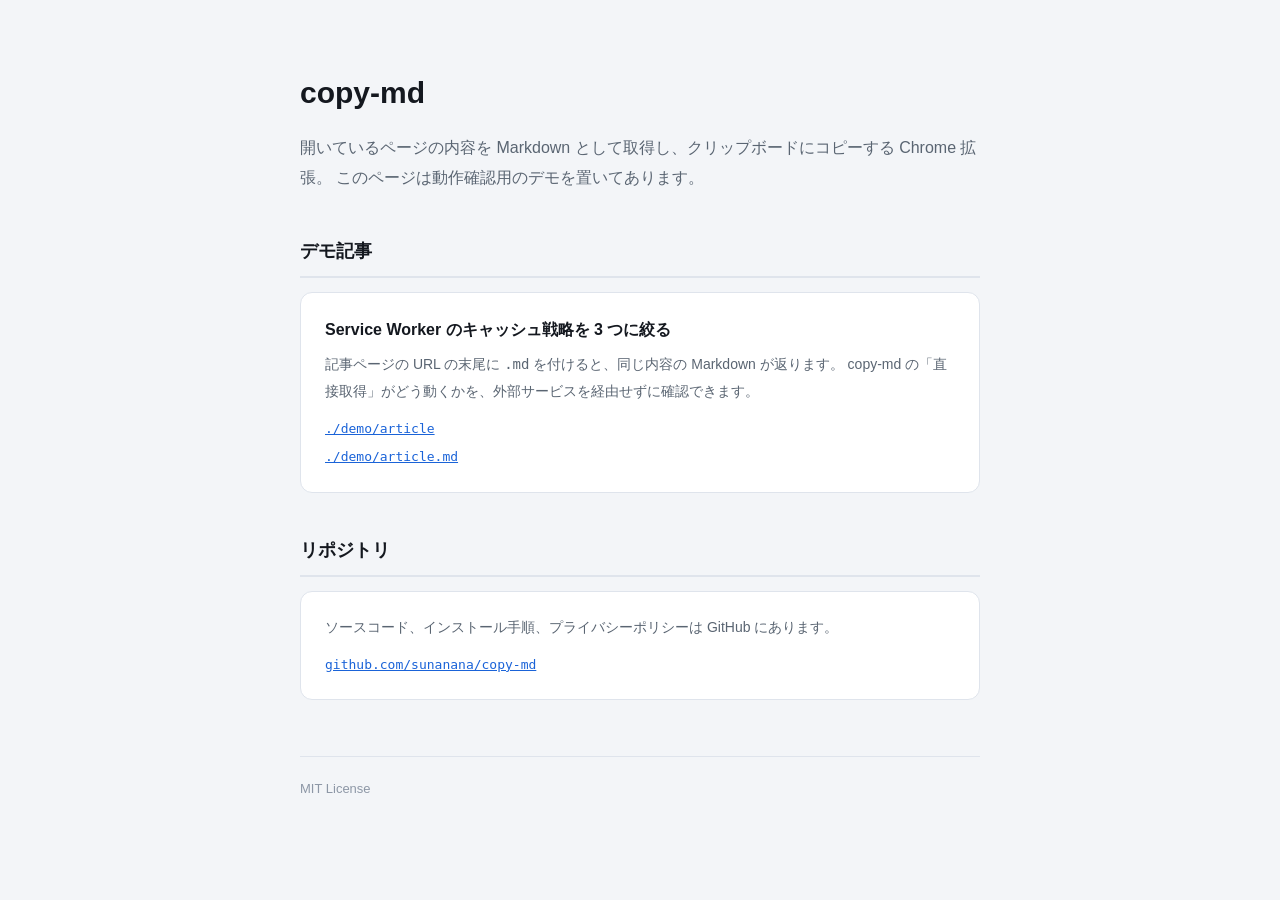
<file: docs/index.html>
<!doctype html>
<html lang="ja">
  <head>
    <meta charset="utf-8" />
    <meta name="viewport" content="width=device-width, initial-scale=1" />
    <title>copy-md</title>
    <style>
      :root {
        --page: #f3f5f8;
        --surface: #ffffff;
        --border: #dfe4ec;
        --ink: #14181f;
        --muted: #5a6572;
        --faint: #8d97a6;
        --accent: #1a63d8;
        --font-sans: -apple-system, BlinkMacSystemFont, "Hiragino Sans", "Noto Sans JP", sans-serif;
        --font-mono: ui-monospace, SFMono-Regular, Menlo, monospace;
      }

      * { box-sizing: border-box; margin: 0; padding: 0; }

      body {
        background: var(--page);
        color: var(--ink);
        font-family: var(--font-sans);
        font-size: 16px;
        line-height: 1.9;
        -webkit-font-smoothing: antialiased;
        padding: 64px 24px 96px;
      }

      main { max-width: 680px; margin: 0 auto; }

      h1 { font-size: 30px; font-weight: 800; margin-bottom: 12px; }

      .lede { color: var(--muted); margin-bottom: 40px; }

      h2 {
        font-size: 18px;
        font-weight: 800;
        margin: 40px 0 14px;
        padding-bottom: 8px;
        border-bottom: 2px solid var(--border);
      }

      .card {
        background: var(--surface);
        border: 1px solid var(--border);
        border-radius: 12px;
        padding: 22px 24px;
      }

      .card + .card { margin-top: 14px; }

      .card-title { font-weight: 700; margin-bottom: 6px; }
      .card-desc { font-size: 14px; color: var(--muted); margin-bottom: 12px; }

      a { color: var(--accent); }

      .url {
        display: block;
        font-family: var(--font-mono);
        font-size: 13px;
        word-break: break-all;
      }

      .url + .url { margin-top: 4px; }

      footer {
        margin-top: 56px;
        padding-top: 20px;
        border-top: 1px solid var(--border);
        font-size: 13px;
        color: var(--faint);
      }
    </style>
  </head>
  <body>
    <main>
      <h1>copy-md</h1>
      <p class="lede">
        開いているページの内容を Markdown として取得し、クリップボードにコピーする Chrome 拡張。
        このページは動作確認用のデモを置いてあります。
      </p>

      <h2>デモ記事</h2>

      <div class="card">
        <p class="card-title">Service Worker のキャッシュ戦略を 3 つに絞る</p>
        <p class="card-desc">
          記事ページの URL の末尾に <code>.md</code> を付けると、同じ内容の Markdown が返ります。
          copy-md の「直接取得」がどう動くかを、外部サービスを経由せずに確認できます。
        </p>
        <a class="url" href="demo/article">./demo/article</a>
        <a class="url" href="demo/article.md">./demo/article.md</a>
      </div>

      <h2>リポジトリ</h2>

      <div class="card">
        <p class="card-desc">
          ソースコード、インストール手順、プライバシーポリシーは GitHub にあります。
        </p>
        <a class="url" href="https://github.com/sunanana/copy-md">github.com/sunanana/copy-md</a>
      </div>

      <footer>MIT License</footer>
    </main>
  </body>
</html>
</file>
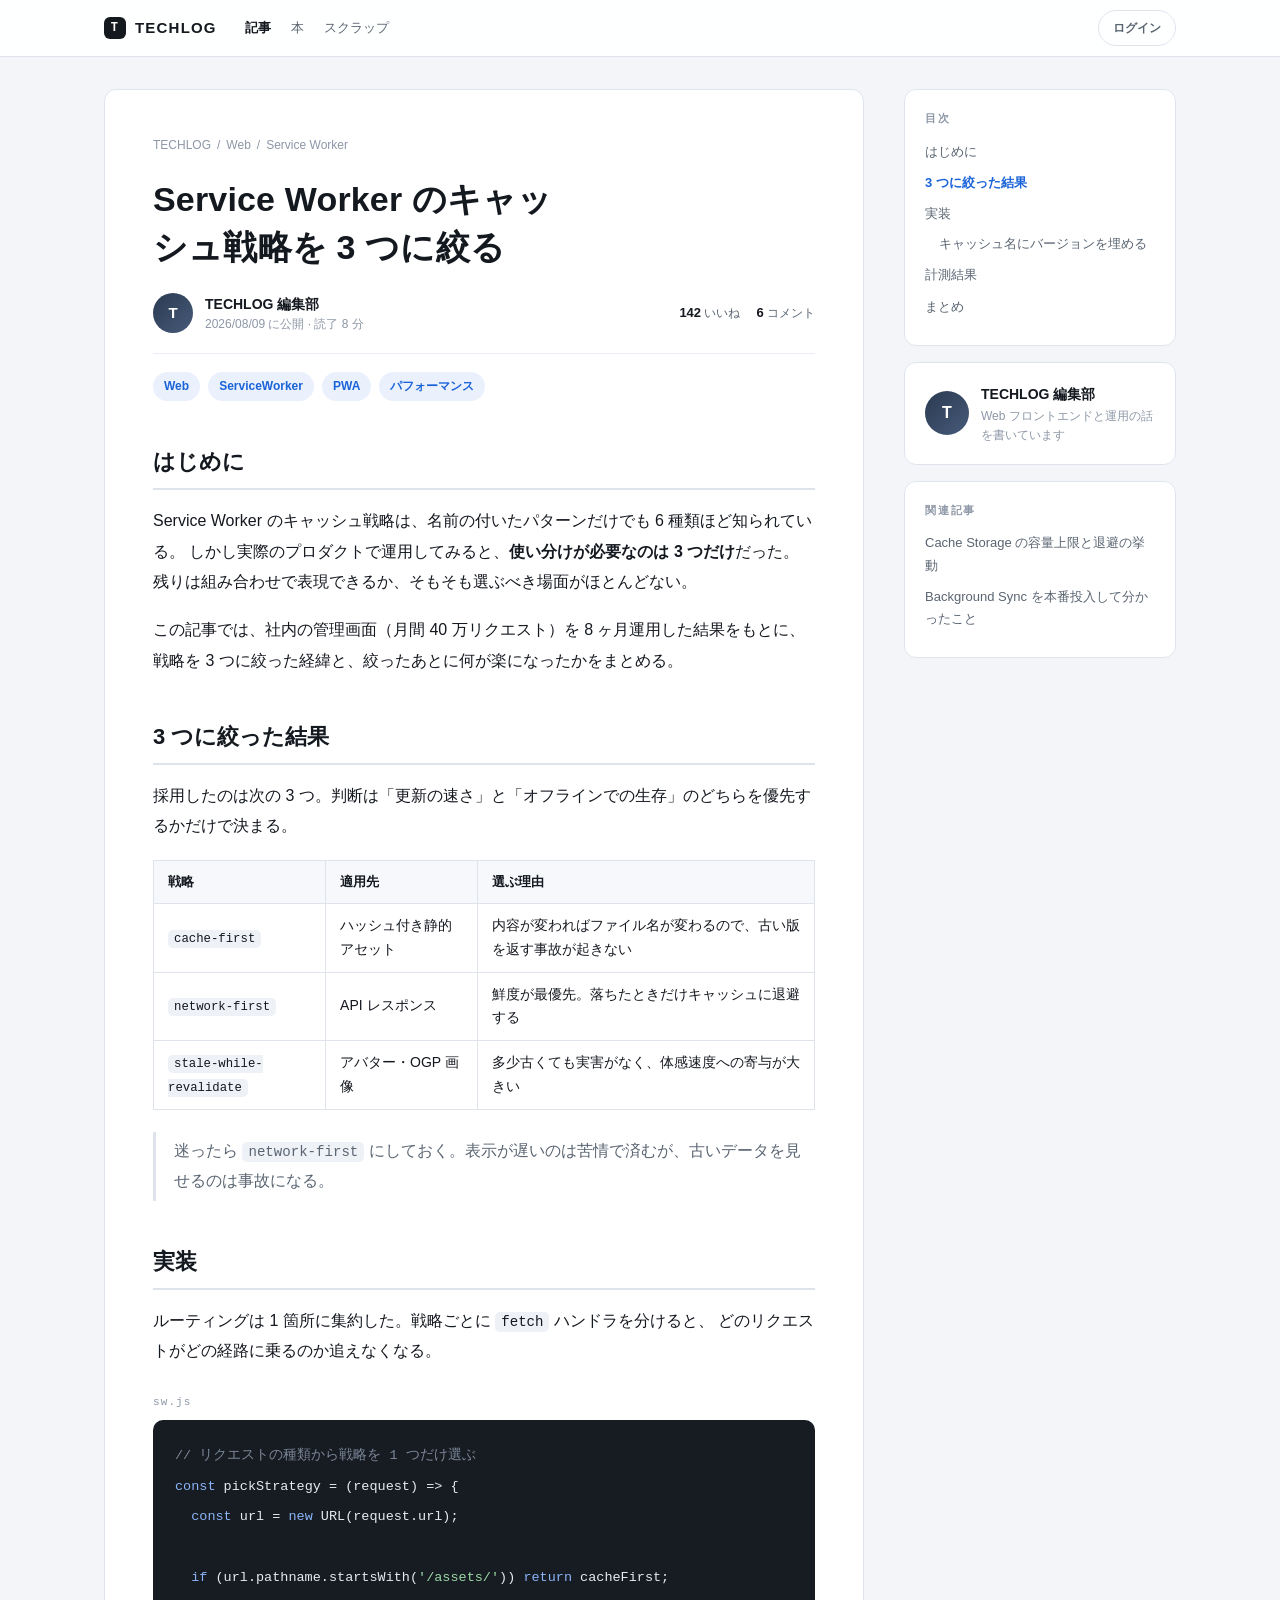
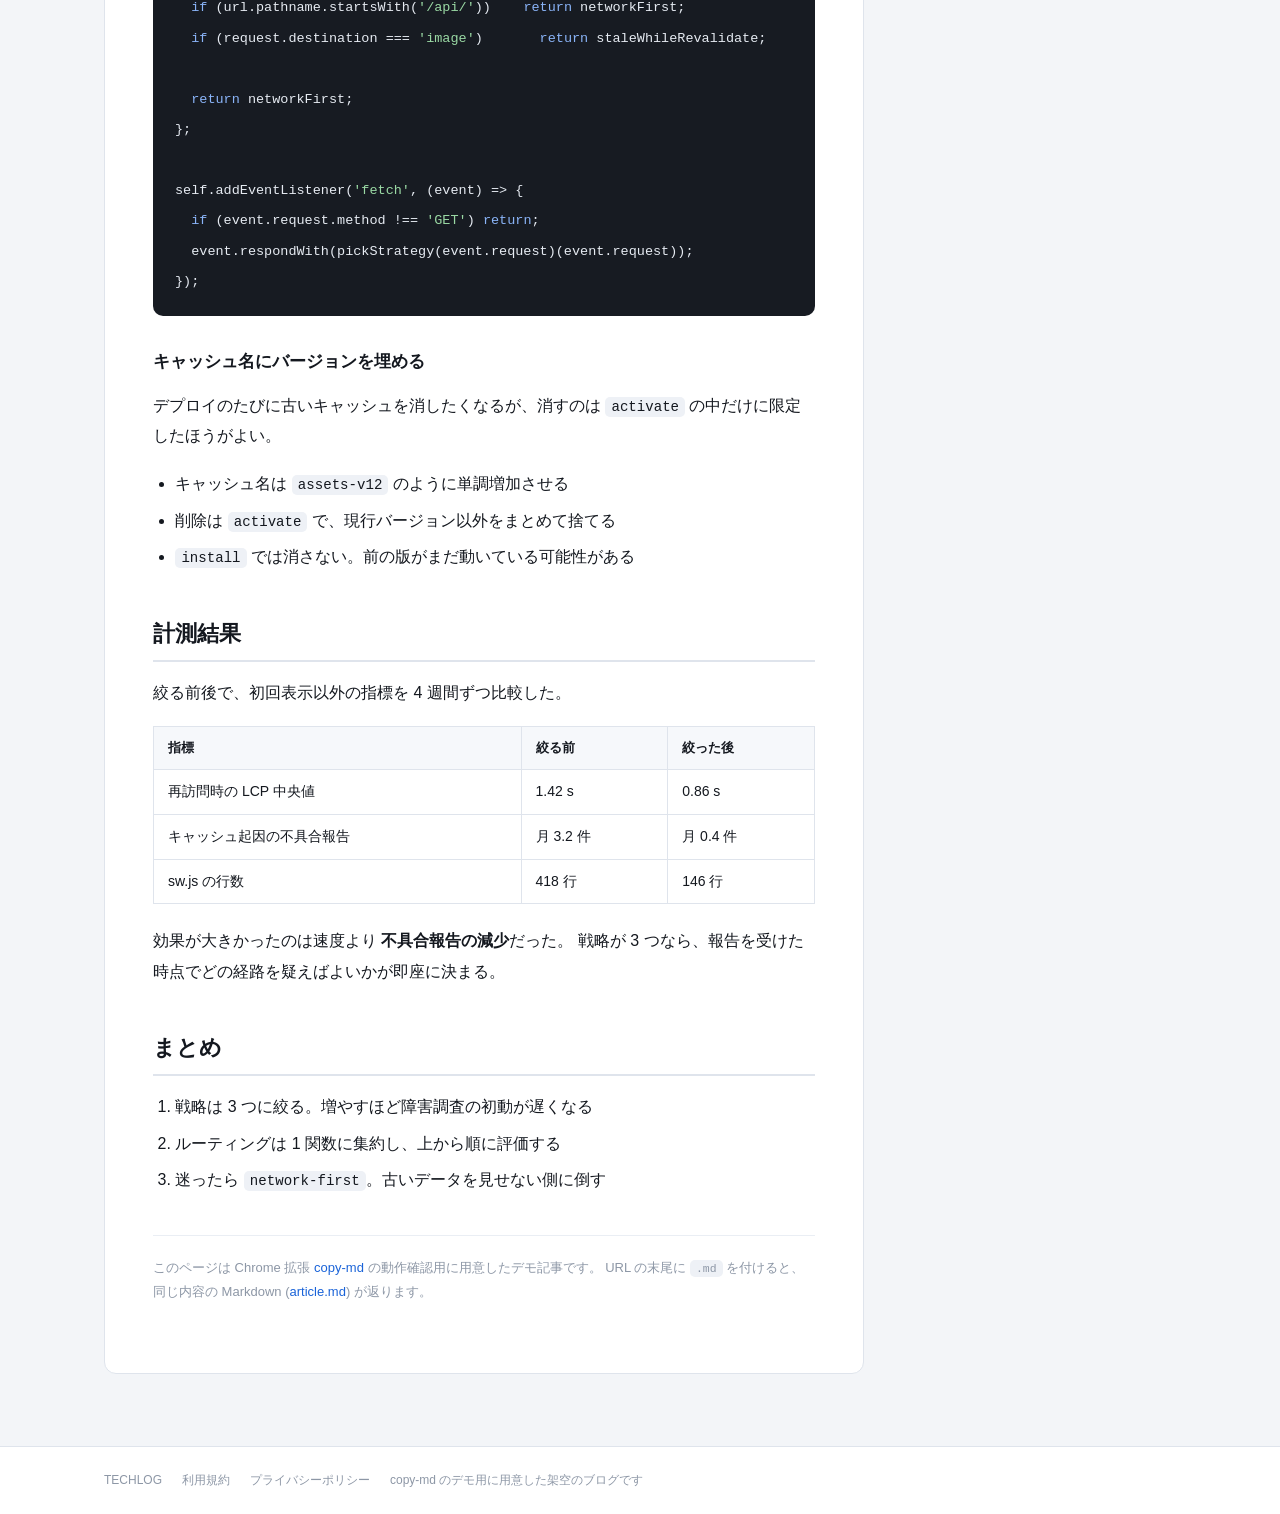
<file: docs/demo/article/index.html>
<!doctype html>
<html lang="ja">
  <head>
    <meta charset="utf-8" />
    <meta name="viewport" content="width=device-width, initial-scale=1" />
    <title>Service Worker のキャッシュ戦略を 3 つに絞る — TECHLOG</title>
    <style>
      /* ==========================================================
         ストア掲載用スクリーンショットの被写体として使う架空の技術ブログ。
         実在サービスを模さないよう、名称は TECHLOG / example.com で統一。
         外部フォント・外部画像を一切読まないので、
         オフラインでも常に同じ絵が撮れる。
         ========================================================== */
      :root {
        --page: #f3f5f8;
        --surface: #ffffff;
        --border: #dfe4ec;
        --border-soft: #eaeef4;
        --ink: #14181f;
        --muted: #5a6572;
        --faint: #8d97a6;
        --accent: #1a63d8;
        --accent-soft: #eaf1fd;
        --code-bg: #171b22;
        --code-ink: #e6ebf2;
        --code-key: #8ab4f8;
        --code-str: #9ad9a4;
        --code-com: #7b8798;
        --font-sans: -apple-system, BlinkMacSystemFont, "Hiragino Sans", "Noto Sans JP", sans-serif;
        --font-mono: ui-monospace, SFMono-Regular, Menlo, monospace;
      }

      * { box-sizing: border-box; margin: 0; padding: 0; }

      body {
        background: var(--page);
        color: var(--ink);
        font-family: var(--font-sans);
        font-size: 16px;
        line-height: 1.9;
        -webkit-font-smoothing: antialiased;
      }

      /* ── サイトヘッダー ─────────────────────────────────────── */
      .site-header {
        position: sticky;
        top: 0;
        z-index: 10;
        background: rgba(255, 255, 255, 0.92);
        backdrop-filter: saturate(180%) blur(12px);
        border-bottom: 1px solid var(--border);
      }

      .site-header-inner {
        max-width: 1120px;
        margin: 0 auto;
        padding: 0 24px;
        height: 56px;
        display: flex;
        align-items: center;
        gap: 28px;
      }

      .brand {
        display: flex;
        align-items: center;
        gap: 9px;
        font-weight: 800;
        font-size: 15px;
        letter-spacing: 0.08em;
        color: var(--ink);
        text-decoration: none;
      }

      .brand-mark {
        width: 22px;
        height: 22px;
        border-radius: 6px;
        background: var(--ink);
        color: #fff;
        display: grid;
        place-items: center;
        font-family: var(--font-mono);
        font-size: 12px;
        font-weight: 700;
      }

      .site-nav {
        display: flex;
        gap: 20px;
        font-size: 13px;
        color: var(--muted);
      }

      .site-nav span { cursor: default; }
      .site-nav .current { color: var(--ink); font-weight: 600; }

      .header-spacer { flex: 1; }

      .header-cta {
        padding: 6px 14px;
        border: 1px solid var(--border);
        border-radius: 999px;
        font-size: 12px;
        font-weight: 600;
        color: var(--muted);
      }

      /* ── レイアウト ─────────────────────────────────────────── */
      .layout {
        max-width: 1120px;
        margin: 0 auto;
        padding: 32px 24px 72px;
        display: grid;
        grid-template-columns: minmax(0, 1fr) 272px;
        gap: 40px;
        align-items: start;
      }

      /* ── 記事本体 ───────────────────────────────────────────── */
      .article {
        background: var(--surface);
        border: 1px solid var(--border);
        border-radius: 12px;
        padding: 44px 48px 52px;
      }

      .breadcrumb {
        font-size: 12px;
        color: var(--faint);
        margin-bottom: 18px;
      }

      .breadcrumb .sep { margin: 0 6px; }

      h1 {
        font-size: 34px;
        line-height: 1.42;
        font-weight: 800;
        letter-spacing: 0.005em;
        margin-bottom: 22px;
        text-wrap: balance;
        /* 小書き文字や長音符が行頭に来る禁則を避ける */
        line-break: strict;
        word-break: normal;
        overflow-wrap: normal;
      }

      .byline {
        display: flex;
        align-items: center;
        gap: 12px;
        padding-bottom: 20px;
        border-bottom: 1px solid var(--border-soft);
      }

      .avatar {
        width: 40px;
        height: 40px;
        border-radius: 50%;
        background: linear-gradient(135deg, #2b3a52, #465a78);
        color: #fff;
        display: grid;
        place-items: center;
        font-size: 15px;
        font-weight: 700;
        flex-shrink: 0;
      }

      .byline-name { font-size: 14px; font-weight: 700; line-height: 1.5; }
      .byline-meta { font-size: 12px; color: var(--faint); line-height: 1.5; }

      .byline-stats {
        margin-left: auto;
        display: flex;
        gap: 16px;
        font-size: 12px;
        color: var(--muted);
      }

      .byline-stats b { font-size: 13px; color: var(--ink); }

      .tags {
        display: flex;
        flex-wrap: wrap;
        gap: 8px;
        margin: 18px 0 34px;
      }

      .tag {
        padding: 3px 11px;
        background: var(--accent-soft);
        color: var(--accent);
        border-radius: 999px;
        font-size: 12px;
        font-weight: 600;
      }

      .article h2 {
        font-size: 22px;
        font-weight: 800;
        line-height: 1.5;
        margin: 44px 0 16px;
        padding-bottom: 10px;
        border-bottom: 2px solid var(--border);
      }

      .article h3 {
        font-size: 17px;
        font-weight: 700;
        margin: 30px 0 12px;
      }

      .article p { margin-bottom: 18px; }

      .article a { color: var(--accent); text-decoration: none; }
      .article a:hover { text-decoration: underline; }

      .article ul, .article ol { margin: 0 0 18px 1.4em; }
      .article li { margin-bottom: 6px; }

      .article strong { font-weight: 700; }

      code {
        font-family: var(--font-mono);
        font-size: 0.88em;
        padding: 2px 6px;
        background: #eef1f6;
        border-radius: 5px;
      }

      pre {
        background: var(--code-bg);
        color: var(--code-ink);
        border-radius: 10px;
        padding: 20px 22px;
        margin-bottom: 22px;
        overflow-x: auto;
      }

      pre code {
        background: none;
        padding: 0;
        font-size: 13.5px;
        line-height: 1.85;
      }

      .k { color: var(--code-key); }
      .s { color: var(--code-str); }
      .c { color: var(--code-com); }

      .pre-label {
        display: inline-block;
        font-family: var(--font-mono);
        font-size: 11px;
        letter-spacing: 0.1em;
        color: var(--faint);
        margin-bottom: 8px;
      }

      table {
        width: 100%;
        border-collapse: collapse;
        margin-bottom: 22px;
        font-size: 14px;
      }

      th, td {
        padding: 10px 14px;
        border: 1px solid var(--border);
        text-align: left;
        line-height: 1.7;
      }

      th { background: #f6f8fb; font-weight: 700; font-size: 13px; }

      blockquote {
        margin: 0 0 22px;
        padding: 4px 0 4px 18px;
        border-left: 3px solid var(--border);
        color: var(--muted);
      }

      /* デモ記事であることの注記。記事末尾にだけ置き、上部の見た目は変えない */
      .demo-note {
        margin-top: 40px;
        padding-top: 20px;
        border-top: 1px solid var(--border-soft);
        font-size: 13px;
        line-height: 1.8;
        color: var(--faint);
      }

      /* ── サイドバー ─────────────────────────────────────────── */
      .sidebar {
        position: sticky;
        top: 88px;
        display: flex;
        flex-direction: column;
        gap: 16px;
      }

      .panel {
        background: var(--surface);
        border: 1px solid var(--border);
        border-radius: 12px;
        padding: 18px 20px;
      }

      .panel-title {
        font-size: 11px;
        font-weight: 700;
        letter-spacing: 0.16em;
        color: var(--faint);
        margin-bottom: 12px;
      }

      .toc { list-style: none; margin: 0; font-size: 13px; line-height: 1.7; }
      .toc li { margin-bottom: 9px; }
      .toc a { color: var(--muted); text-decoration: none; }
      .toc .active { color: var(--accent); font-weight: 700; }
      .toc .nested { margin-left: 14px; font-size: 12.5px; }

      .profile { display: flex; gap: 12px; align-items: center; }
      .profile .avatar { width: 44px; height: 44px; font-size: 16px; }
      .profile-name { font-size: 14px; font-weight: 700; }
      .profile-desc { font-size: 12px; color: var(--faint); line-height: 1.6; }

      .site-footer {
        border-top: 1px solid var(--border);
        background: var(--surface);
      }

      .site-footer-inner {
        max-width: 1120px;
        margin: 0 auto;
        padding: 22px 24px;
        display: flex;
        gap: 20px;
        font-size: 12px;
        color: var(--faint);
      }
    </style>
  </head>
  <body>
    <header class="site-header">
      <div class="site-header-inner">
        <a class="brand" href="#"><span class="brand-mark">T</span>TECHLOG</a>
        <nav class="site-nav">
          <span class="current">記事</span>
          <span>本</span>
          <span>スクラップ</span>
        </nav>
        <div class="header-spacer"></div>
        <span class="header-cta">ログイン</span>
      </div>
    </header>

    <div class="layout">
      <article class="article">
        <p class="breadcrumb">TECHLOG<span class="sep">/</span>Web<span class="sep">/</span>Service Worker</p>

        <h1>Service Worker のキャッシュ戦略を 3 つに絞る</h1>

        <div class="byline">
          <div class="avatar">T</div>
          <div>
            <div class="byline-name">TECHLOG 編集部</div>
            <div class="byline-meta">2026/08/09 に公開<span class="sep"> · </span>読了 8 分</div>
          </div>
          <div class="byline-stats">
            <span><b>142</b> いいね</span>
            <span><b>6</b> コメント</span>
          </div>
        </div>

        <div class="tags">
          <span class="tag">Web</span>
          <span class="tag">ServiceWorker</span>
          <span class="tag">PWA</span>
          <span class="tag">パフォーマンス</span>
        </div>

        <h2 id="s1">はじめに</h2>
        <p>
          Service Worker のキャッシュ戦略は、名前の付いたパターンだけでも 6 種類ほど知られている。
          しかし実際のプロダクトで運用してみると、<strong>使い分けが必要なのは 3 つだけ</strong>だった。
          残りは組み合わせで表現できるか、そもそも選ぶべき場面がほとんどない。
        </p>
        <p>
          この記事では、社内の管理画面（月間 40 万リクエスト）を 8 ヶ月運用した結果をもとに、
          戦略を 3 つに絞った経緯と、絞ったあとに何が楽になったかをまとめる。
        </p>

        <h2 id="s2">3 つに絞った結果</h2>
        <p>採用したのは次の 3 つ。判断は「更新の速さ」と「オフラインでの生存」のどちらを優先するかだけで決まる。</p>

        <table>
          <thead>
            <tr>
              <th>戦略</th>
              <th>適用先</th>
              <th>選ぶ理由</th>
            </tr>
          </thead>
          <tbody>
            <tr>
              <td><code>cache-first</code></td>
              <td>ハッシュ付き静的アセット</td>
              <td>内容が変わればファイル名が変わるので、古い版を返す事故が起きない</td>
            </tr>
            <tr>
              <td><code>network-first</code></td>
              <td>API レスポンス</td>
              <td>鮮度が最優先。落ちたときだけキャッシュに退避する</td>
            </tr>
            <tr>
              <td><code>stale-while-revalidate</code></td>
              <td>アバター・OGP 画像</td>
              <td>多少古くても実害がなく、体感速度への寄与が大きい</td>
            </tr>
          </tbody>
        </table>

        <blockquote>
          迷ったら <code>network-first</code> にしておく。表示が遅いのは苦情で済むが、古いデータを見せるのは事故になる。
        </blockquote>

        <h2 id="s3">実装</h2>
        <p>
          ルーティングは 1 箇所に集約した。戦略ごとに <code>fetch</code> ハンドラを分けると、
          どのリクエストがどの経路に乗るのか追えなくなる。
        </p>

        <span class="pre-label">sw.js</span>
        <pre><code><span class="c">// リクエストの種類から戦略を 1 つだけ選ぶ</span>
<span class="k">const</span> pickStrategy = (request) =&gt; {
  <span class="k">const</span> url = <span class="k">new</span> URL(request.url);

  <span class="k">if</span> (url.pathname.startsWith(<span class="s">'/assets/'</span>)) <span class="k">return</span> cacheFirst;
  <span class="k">if</span> (url.pathname.startsWith(<span class="s">'/api/'</span>))    <span class="k">return</span> networkFirst;
  <span class="k">if</span> (request.destination === <span class="s">'image'</span>)       <span class="k">return</span> staleWhileRevalidate;

  <span class="k">return</span> networkFirst;
};

self.addEventListener(<span class="s">'fetch'</span>, (event) =&gt; {
  <span class="k">if</span> (event.request.method !== <span class="s">'GET'</span>) <span class="k">return</span>;
  event.respondWith(pickStrategy(event.request)(event.request));
});</code></pre>

        <h3>キャッシュ名にバージョンを埋める</h3>
        <p>
          デプロイのたびに古いキャッシュを消したくなるが、消すのは
          <code>activate</code> の中だけに限定したほうがよい。
        </p>
        <ul>
          <li>キャッシュ名は <code>assets-v12</code> のように単調増加させる</li>
          <li>削除は <code>activate</code> で、現行バージョン以外をまとめて捨てる</li>
          <li><code>install</code> では消さない。前の版がまだ動いている可能性がある</li>
        </ul>

        <h2 id="s4">計測結果</h2>
        <p>絞る前後で、初回表示以外の指標を 4 週間ずつ比較した。</p>

        <table>
          <thead>
            <tr>
              <th>指標</th>
              <th>絞る前</th>
              <th>絞った後</th>
            </tr>
          </thead>
          <tbody>
            <tr><td>再訪問時の LCP 中央値</td><td>1.42 s</td><td>0.86 s</td></tr>
            <tr><td>キャッシュ起因の不具合報告</td><td>月 3.2 件</td><td>月 0.4 件</td></tr>
            <tr><td>sw.js の行数</td><td>418 行</td><td>146 行</td></tr>
          </tbody>
        </table>

        <p>
          効果が大きかったのは速度より <strong>不具合報告の減少</strong>だった。
          戦略が 3 つなら、報告を受けた時点でどの経路を疑えばよいかが即座に決まる。
        </p>

        <h2 id="s5">まとめ</h2>
        <ol>
          <li>戦略は 3 つに絞る。増やすほど障害調査の初動が遅くなる</li>
          <li>ルーティングは 1 関数に集約し、上から順に評価する</li>
          <li>迷ったら <code>network-first</code>。古いデータを見せない側に倒す</li>
        </ol>

        <p class="demo-note">
          このページは Chrome 拡張
          <a href="https://github.com/sunanana/copy-md">copy-md</a>
          の動作確認用に用意したデモ記事です。
          URL の末尾に <code>.md</code> を付けると、同じ内容の Markdown
          (<a href="../article.md">article.md</a>) が返ります。
        </p>
      </article>

      <aside class="sidebar">
        <div class="panel">
          <p class="panel-title">目次</p>
          <ul class="toc">
            <li><a href="#s1">はじめに</a></li>
            <li><a class="active" href="#s2">3 つに絞った結果</a></li>
            <li><a href="#s3">実装</a></li>
            <li class="nested"><a href="#s3">キャッシュ名にバージョンを埋める</a></li>
            <li><a href="#s4">計測結果</a></li>
            <li><a href="#s5">まとめ</a></li>
          </ul>
        </div>

        <div class="panel">
          <div class="profile">
            <div class="avatar">T</div>
            <div>
              <div class="profile-name">TECHLOG 編集部</div>
              <div class="profile-desc">Web フロントエンドと運用の話を書いています</div>
            </div>
          </div>
        </div>

        <div class="panel">
          <p class="panel-title">関連記事</p>
          <ul class="toc">
            <li><a href="#">Cache Storage の容量上限と退避の挙動</a></li>
            <li><a href="#">Background Sync を本番投入して分かったこと</a></li>
          </ul>
        </div>
      </aside>
    </div>

    <footer class="site-footer">
      <div class="site-footer-inner">
        <span>TECHLOG</span>
        <span>利用規約</span>
        <span>プライバシーポリシー</span>
        <span>copy-md のデモ用に用意した架空のブログです</span>
      </div>
    </footer>
  </body>
</html>
</file>
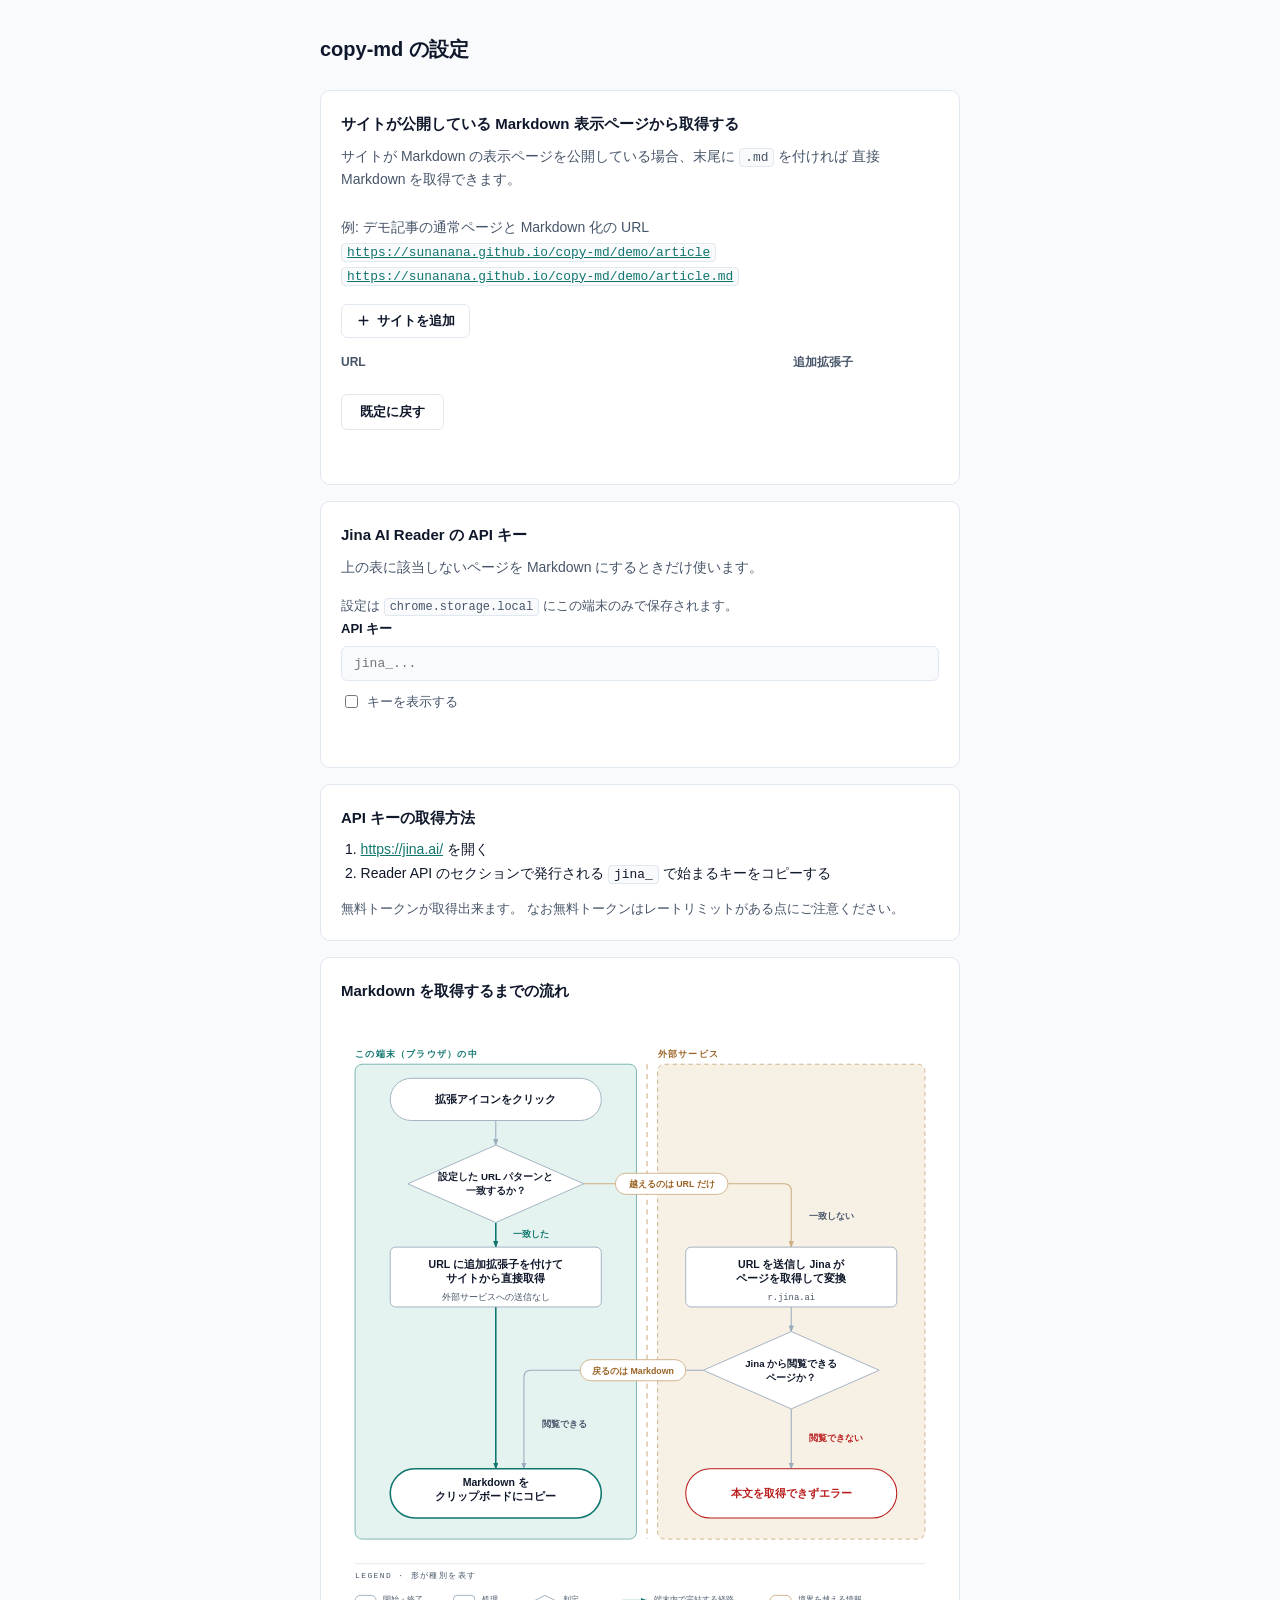
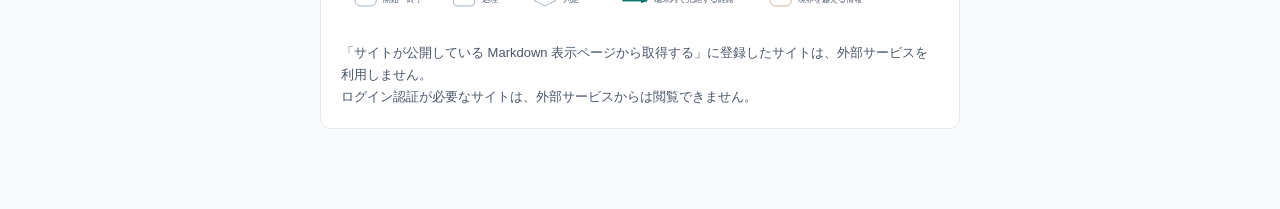
<file: options.html>
<!doctype html>
<html lang="ja">
  <head>
    <meta charset="utf-8" />
    <title>copy-md の設定</title>
    <link rel="stylesheet" href="options.css" />
  </head>
  <body>
    <main>
      <h1>copy-md の設定</h1>

      <section>
        <h2>サイトが公開している Markdown 表示ページから取得する</h2>
        <p class="lead">
          サイトが Markdown の表示ページを公開している場合、末尾に <code>.md</code> を付ければ
          直接 Markdown を取得できます。<br />
          <br />
          例: デモ記事の通常ページと Markdown 化の URL<br />
          <a href="https://sunanana.github.io/copy-md/demo/article" target="_blank" rel="noreferrer"><code>https://sunanana.github.io/copy-md/demo/article</code></a><br />
          <a href="https://sunanana.github.io/copy-md/demo/article.md" target="_blank" rel="noreferrer"><code>https://sunanana.github.io/copy-md/demo/article.md</code></a>
        </p>

        <button id="add-source" type="button" class="with-icon">
          <svg viewBox="0 0 24 24" width="15" height="15" fill="none" stroke="currentColor" stroke-width="2.2" stroke-linecap="round" aria-hidden="true">
            <path d="M12 5v14M5 12h14" />
          </svg>
          サイトを追加
        </button>

        <table id="sources">
          <thead>
            <tr>
              <th scope="col">URL</th>
              <th scope="col" class="suffix-col">追加拡張子</th>
              <th scope="col" class="action-col"><span class="visually-hidden">操作</span></th>
            </tr>
          </thead>
          <tbody id="sources-body"></tbody>
        </table>
        <p id="sources-empty" class="note" hidden>
          登録がありません。この状態ではすべてのページが Jina AI Reader 経由になります。
        </p>

        <div class="actions">
          <button id="reset-sources" type="button">既定に戻す</button>
        </div>

        <p id="sources-status" class="status" role="status" aria-live="polite"></p>
      </section>

      <section>
        <h2>Jina AI Reader の API キー</h2>
        <p class="lead">上の表に該当しないページを Markdown にするときだけ使います。</p>
        <p class="note">設定は <code>chrome.storage.local</code> にこの端末のみで保存されます。</p>

        <label class="field-label" for="api-key">API キー</label>
        <input
          id="api-key"
          type="password"
          spellcheck="false"
          autocomplete="off"
          placeholder="jina_..."
        />

        <label class="checkbox">
          <input id="reveal" type="checkbox" />
          キーを表示する
        </label>

        <p id="status" class="status" role="status" aria-live="polite"></p>
      </section>

      <section>
        <h2>API キーの取得方法</h2>
        <ol>
          <li><a href="https://jina.ai/" target="_blank" rel="noreferrer">https://jina.ai/</a> を開く</li>
          <li>Reader API のセクションで発行される <code>jina_</code> で始まるキーをコピーする</li>
        </ol>
        <p class="note">
          無料トークンが取得出来ます。
          なお無料トークンはレートリミットがある点にご注意ください。
        </p>
      </section>

      <section>
        <h2>Markdown を取得するまでの流れ</h2>

        <div class="flow-body">
          <svg viewBox="0 0 680 692" role="img" aria-label="Markdown を取得するまでのフロー図。端末内で完結する経路と、外部サービスを経由する経路に分かれる。">
            <defs>
              <marker id="f2-ah" markerWidth="8" markerHeight="6" refX="7" refY="3" orient="auto" markerUnits="userSpaceOnUse">
                <polygon class="fd2-ah" points="0 0, 8 3, 0 6" />
              </marker>
              <marker id="f2-ah-accent" markerWidth="8" markerHeight="6" refX="7" refY="3" orient="auto" markerUnits="userSpaceOnUse">
                <polygon class="fd2-ah-accent" points="0 0, 8 3, 0 6" />
              </marker>
              <marker id="f2-ah-out" markerWidth="8" markerHeight="6" refX="7" refY="3" orient="auto" markerUnits="userSpaceOnUse">
                <polygon class="fd2-ah-out" points="0 0, 8 3, 0 6" />
              </marker>
            </defs>

            <!-- ゾーン -->
            <rect class="fd2-zone-in"  x="16"  y="48" width="320" height="540" rx="8" />
            <rect class="fd2-zone-out" x="360" y="48" width="304" height="540" rx="8" />
            <text class="fd2-zone-lbl-in"  x="16"  y="40">この端末（ブラウザ）の中</text>
            <text class="fd2-zone-lbl-out" x="360" y="40">外部サービス</text>
            <path class="fd2-boundary" d="M 348,48 V 588" />

            <!-- 線を先に描き、ノードの背面に回す。角は r=8 の四分円 -->
            <line class="fd2-edge" x1="176" y1="112" x2="176" y2="140" marker-end="url(#f2-ah)" />
            <line class="fd2-edge-accent" x1="176" y1="228" x2="176" y2="256" marker-end="url(#f2-ah-accent)" />
            <line class="fd2-edge-accent" x1="176" y1="324" x2="176" y2="508" marker-end="url(#f2-ah-accent)" />
            <path class="fd2-edge-out" d="M 276,184 H 504 Q 512,184 512,192 V 256" marker-end="url(#f2-ah-out)" />
            <line class="fd2-edge" x1="512" y1="324" x2="512" y2="352" marker-end="url(#f2-ah)" />
            <line class="fd2-edge" x1="512" y1="440" x2="512" y2="508" marker-end="url(#f2-ah)" />
            <path class="fd2-edge" d="M 412,396 H 216 Q 208,396 208,404 V 508" marker-end="url(#f2-ah)" />

            <!-- 境界バッジ: 線の上に置き、何が出入りするかを境界で名指しする -->
            <rect class="fd2-badge" x="312" y="172" width="128" height="24" rx="12" />
            <text class="fd2-badge-t" x="376" y="188" text-anchor="middle">越えるのは URL だけ</text>

            <rect class="fd2-badge" x="272" y="384" width="120" height="24" rx="12" />
            <text class="fd2-badge-t" x="332" y="400" text-anchor="middle">戻るのは Markdown</text>

            <!-- 分岐ラベル: 縦の区間の脇に置き、線から 12px 空ける -->
            <rect class="fd2-mask-in" x="188" y="232" width="60" height="16" rx="2" />
            <text class="fd2-lbl-accent" x="196" y="244">一致した</text>

            <rect class="fd2-mask-out" x="524" y="212" width="68" height="16" rx="2" />
            <text class="fd2-lbl" x="532" y="224">一致しない</text>

            <rect class="fd2-mask-in" x="220" y="448" width="68" height="16" rx="2" />
            <text class="fd2-lbl" x="228" y="460">閲覧できる</text>

            <rect class="fd2-mask-out" x="524" y="464" width="80" height="16" rx="2" />
            <text class="fd2-lbl-err" x="532" y="476">閲覧できない</text>

            <!-- 開始（ピル） -->
            <rect class="fd2-node" x="56" y="64" width="240" height="48" rx="24" />
            <text class="fd2-name" x="176" y="92" text-anchor="middle">拡張アイコンをクリック</text>

            <!-- 判定（ひし形） -->
            <polygon class="fd2-node" points="176,140 276,184 176,228 76,184" />
            <text class="fd2-name-sm" x="176" y="180" text-anchor="middle">設定した URL パターンと</text>
            <text class="fd2-name-sm" x="176" y="196" text-anchor="middle">一致するか？</text>

            <!-- 処理（角丸長方形）— 端末内で完結 -->
            <rect class="fd2-node" x="56" y="256" width="240" height="68" rx="6" />
            <text class="fd2-name" x="176" y="280" text-anchor="middle">URL に追加拡張子を付けて</text>
            <text class="fd2-name" x="176" y="296" text-anchor="middle">サイトから直接取得</text>
            <text class="fd2-sub-ja" x="176" y="316" text-anchor="middle">外部サービスへの送信なし</text>

            <!-- 処理 — 外部サービス経由 -->
            <rect class="fd2-node" x="392" y="256" width="240" height="68" rx="6" />
            <text class="fd2-name" x="512" y="280" text-anchor="middle">URL を送信し Jina が</text>
            <text class="fd2-name" x="512" y="296" text-anchor="middle">ページを取得して変換</text>
            <text class="fd2-sub-mono" x="512" y="316" text-anchor="middle">r.jina.ai</text>

            <!-- 判定 -->
            <polygon class="fd2-node" points="512,352 612,396 512,440 412,396" />
            <text class="fd2-name-sm" x="512" y="392" text-anchor="middle">Jina から閲覧できる</text>
            <text class="fd2-name-sm" x="512" y="408" text-anchor="middle">ページか？</text>

            <!-- 終了（焦点）— アクセントはこの 1 点と端末内の経路のみ -->
            <rect class="fd2-focal" x="56" y="508" width="240" height="56" rx="28" />
            <text class="fd2-name" x="176" y="528" text-anchor="middle">Markdown を</text>
            <text class="fd2-name" x="176" y="544" text-anchor="middle">クリップボードにコピー</text>

            <!-- 終了（エラー） -->
            <rect class="fd2-node-err" x="392" y="508" width="240" height="56" rx="28" />
            <text class="fd2-name-err" x="512" y="540" text-anchor="middle">本文を取得できずエラー</text>

            <!-- 凡例 -->
            <line class="fd2-legend-rule" x1="16" y1="616" x2="664" y2="616" />
            <text class="fd2-legend-eyebrow" x="16" y="632">LEGEND · 形が種別を表す</text>

            <rect class="fd2-swatch" x="16" y="652" width="24" height="12" rx="6" />
            <text class="fd2-legend-t" x="48" y="660">開始・終了</text>

            <rect class="fd2-swatch" x="128" y="652" width="24" height="12" rx="4" />
            <text class="fd2-legend-t" x="160" y="660">処理</text>

            <polygon class="fd2-swatch" points="232,652 244,658 232,664 220,658" />
            <text class="fd2-legend-t" x="252" y="660">判定</text>

            <line class="fd2-edge-accent" x1="320" y1="658" x2="348" y2="658" marker-end="url(#f2-ah-accent)" />
            <text class="fd2-legend-t" x="356" y="660">端末内で完結する経路</text>

            <rect class="fd2-swatch-badge" x="488" y="652" width="24" height="12" rx="6" />
            <text class="fd2-legend-t" x="520" y="660">境界を越える情報</text>
          </svg>

          <p class="note">
            「サイトが公開している Markdown 表示ページから取得する」に登録したサイトは、外部サービスを利用しません。<br />
            ログイン認証が必要なサイトは、外部サービスからは閲覧できません。
          </p>
        </div>
      </section>
    </main>

    <template id="source-row">
      <tr>
        <td>
          <input
            type="text"
            class="pattern"
            spellcheck="false"
            autocomplete="off"
            placeholder="https://example.com/posts/*"
            aria-label="URL パターン"
          />
        </td>
        <td class="suffix-col">
          <input
            type="text"
            class="suffix"
            spellcheck="false"
            autocomplete="off"
            placeholder=".md"
            aria-label="追加拡張子"
          />
        </td>
        <td class="action-col">
          <button type="button" class="icon-button remove" title="この行を削除" aria-label="この行を削除">
            <svg viewBox="0 0 24 24" width="16" height="16" fill="none" stroke="currentColor" stroke-width="1.8" stroke-linecap="round" stroke-linejoin="round" aria-hidden="true">
              <path d="M3 6h18M8 6V4h8v2M19 6l-1 14H6L5 6M10 11v6M14 11v6" />
            </svg>
          </button>
        </td>
      </tr>
    </template>

    <script type="module" src="options.js"></script>
  </body>
</html>
</file>
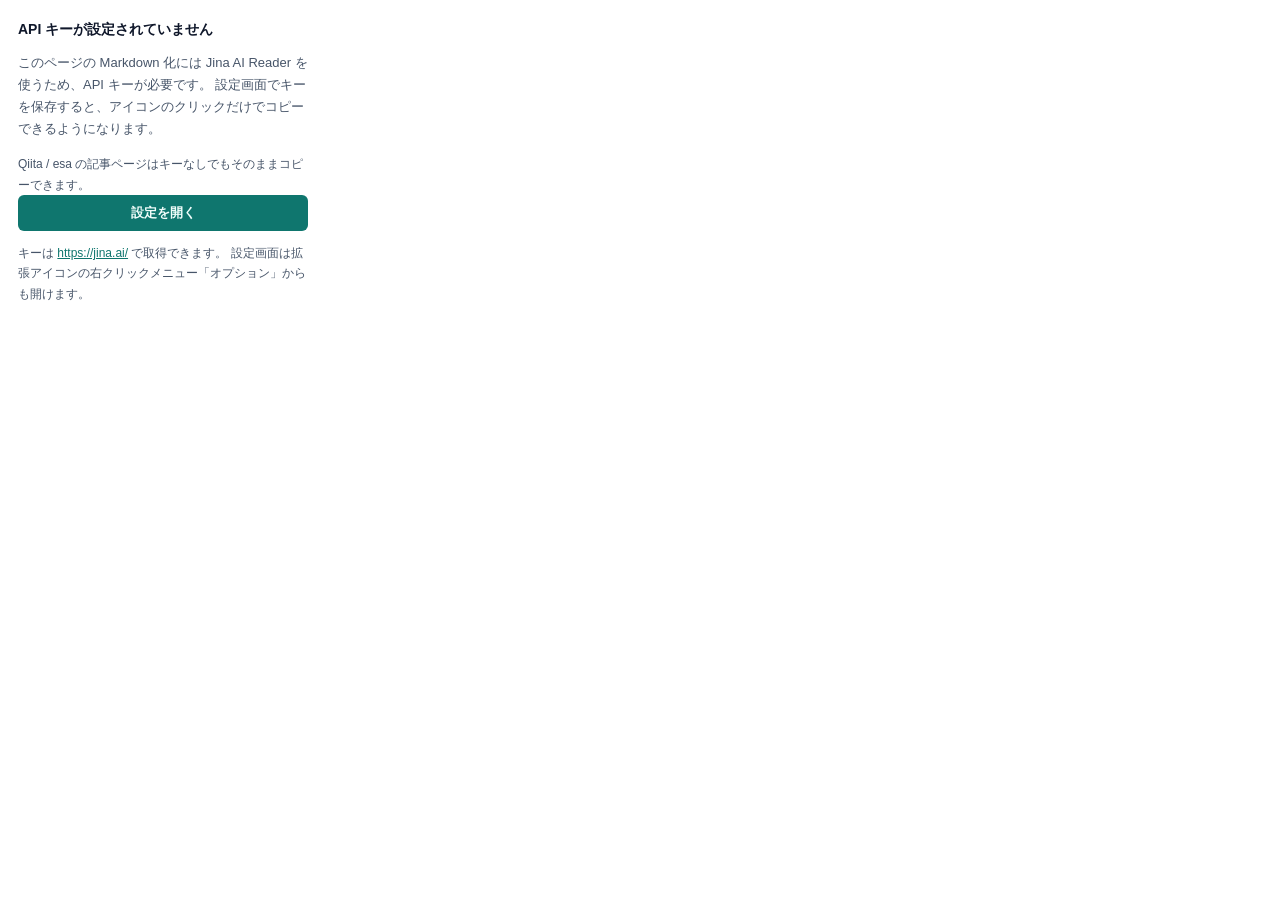
<file: popup.html>
<!doctype html>
<html lang="ja">
  <head>
    <meta charset="utf-8" />
    <title>copy-md</title>
    <link rel="stylesheet" href="popup.css" />
  </head>
  <body>
    <h1>API キーが設定されていません</h1>
    <p>
      このページの Markdown 化には Jina AI Reader を使うため、API キーが必要です。
      設定画面でキーを保存すると、アイコンのクリックだけでコピーできるようになります。
    </p>
    <p class="note">
      Qiita / esa の記事ページはキーなしでもそのままコピーできます。
    </p>
    <button id="open-options" type="button">設定を開く</button>
    <p class="note">
      キーは <a href="https://jina.ai/" target="_blank" rel="noreferrer">https://jina.ai/</a> で取得できます。
      設定画面は拡張アイコンの右クリックメニュー「オプション」からも開けます。
    </p>

    <script type="module" src="popup.js"></script>
  </body>
</html>
</file>
<file: options.css>
:root {
  color-scheme: light dark;
  --bg: #f8fafc;
  --surface: #ffffff;
  --border: #e2e8f0;
  --text: #0f172a;
  --muted: #475569;
  --accent: #0f766e;
  --accent-text: #f0fdfa;
  --ok: #15803d;
  --ng: #b91c1c;

  /* フロー図用 */
  --fd-line: #9aabbe;
  --fd-accent-soft: #e4f2f0;
  --fd-accent-line: #6fb0a9;
  --fd-outside: #9a6323;
  --fd-outside-soft: #f7f0e5;
  --fd-outside-line: #cdae83;
}

@media (prefers-color-scheme: dark) {
  :root {
    --bg: #0f172a;
    --surface: #1e293b;
    --border: #334155;
    --text: #f1f5f9;
    --muted: #94a3b8;
    --accent: #14b8a6;
    --accent-text: #042f2e;
    --ok: #4ade80;
    --ng: #f87171;

    --fd-line: #5b6f88;
    --fd-accent-soft: #10312e;
    --fd-accent-line: #2f7d75;
    --fd-outside: #dcaa66;
    --fd-outside-soft: #2a2115;
    --fd-outside-line: #6d5735;
  }
}

* {
  box-sizing: border-box;
}

body {
  margin: 0;
  padding: 32px 20px 64px;
  background: var(--bg);
  color: var(--text);
  font-family: -apple-system, BlinkMacSystemFont, "Hiragino Sans", "Noto Sans JP", sans-serif;
  font-size: 14px;
  line-height: 1.7;
}

main {
  max-width: 640px;
  margin: 0 auto;
}

h1 {
  margin: 0 0 24px;
  font-size: 20px;
}

h2 {
  margin: 0 0 8px;
  font-size: 15px;
}

section {
  margin-bottom: 16px;
  padding: 20px;
  background: var(--surface);
  border: 1px solid var(--border);
  border-radius: 10px;
}

.lead {
  margin: 0 0 16px;
  color: var(--muted);
  overflow-wrap: anywhere;
}

.note {
  margin: 12px 0 0;
  color: var(--muted);
  font-size: 13px;
}

.field-label {
  display: block;
  margin-bottom: 6px;
  font-weight: 600;
  font-size: 13px;
}

input[type="password"],
input[type="text"] {
  width: 100%;
  padding: 9px 12px;
  background: var(--bg);
  color: var(--text);
  border: 1px solid var(--border);
  border-radius: 6px;
  font-family: ui-monospace, SFMono-Regular, Menlo, monospace;
  font-size: 13px;
}

input[type="password"]:focus,
input[type="text"]:focus {
  outline: 2px solid var(--accent);
  outline-offset: 1px;
}

.checkbox {
  display: flex;
  gap: 6px;
  align-items: center;
  margin-top: 10px;
  color: var(--muted);
  font-size: 13px;
}

.actions {
  display: flex;
  gap: 8px;
  margin-top: 16px;
}

button {
  padding: 8px 18px;
  background: transparent;
  color: var(--text);
  border: 1px solid var(--border);
  border-radius: 6px;
  font-family: inherit;
  font-size: 13px;
  font-weight: 600;
  cursor: pointer;
}

button:hover {
  border-color: var(--accent);
}

button.primary {
  background: var(--accent);
  color: var(--accent-text);
  border-color: var(--accent);
}

.status {
  min-height: 1.7em;
  margin: 12px 0 0;
  font-size: 13px;
  font-weight: 600;
}

.status[data-kind="ok"] {
  color: var(--ok);
}

.status[data-kind="ng"] {
  color: var(--ng);
}

ol {
  margin: 0;
  padding-left: 1.4em;
}

/* 直接取得するサイトの表 */

button.with-icon {
  display: inline-flex;
  gap: 6px;
  align-items: center;
  margin-bottom: 14px;
  padding: 7px 14px;
}

table {
  width: 100%;
  border-collapse: collapse;
}

th {
  padding: 0 0 6px;
  color: var(--muted);
  font-size: 12px;
  font-weight: 600;
  text-align: left;
}

td {
  padding: 0 0 6px;
  vertical-align: middle;
}

td:not(:last-child) {
  padding-right: 8px;
}

.suffix-col {
  width: 110px;
}

.action-col {
  width: 36px;
}

td input[type="text"] {
  width: 100%;
  padding: 7px 10px;
}

.icon-button {
  display: flex;
  align-items: center;
  justify-content: center;
  width: 32px;
  height: 32px;
  padding: 0;
  color: var(--muted);
  border-color: transparent;
}

.icon-button:hover {
  color: var(--ng);
  border-color: var(--ng);
}

.visually-hidden {
  position: absolute;
  width: 1px;
  height: 1px;
  overflow: hidden;
  clip-path: inset(50%);
  white-space: nowrap;
}

code {
  padding: 1px 5px;
  background: var(--bg);
  border: 1px solid var(--border);
  border-radius: 4px;
  font-family: ui-monospace, SFMono-Regular, Menlo, monospace;
  font-size: 0.92em;
}

a {
  color: var(--accent);
}

/* 取得フローの図 */

.flow-body {
  margin-top: 18px;
}

.flow-body svg {
  display: block;
  width: 100%;
  height: auto;
}

/* ==========================================================
   diagram-design の作図規約で描き直したフロー図のスタイル。
   色は options.css の既存トークンだけを参照する。
   新しい色は 1 つも追加していない。
   ========================================================== */

/* ゾーン — 端末内と外部。境界は破線の縦ライン */
.fd2-zone-in  { fill: var(--fd-accent-soft); stroke: var(--fd-accent-line); stroke-width: 1; }
.fd2-zone-out { fill: var(--fd-outside-soft); stroke: var(--fd-outside-line); stroke-width: 1; stroke-dasharray: 5 4; }
.fd2-boundary { fill: none; stroke: var(--fd-outside-line); stroke-width: 1.2; stroke-dasharray: 6 5; }
.fd2-zone-lbl-in  { fill: var(--accent); font-size: 10px; font-weight: 700; letter-spacing: 0.14em; }
.fd2-zone-lbl-out { fill: var(--fd-outside); font-size: 10px; font-weight: 700; letter-spacing: 0.14em; }

/* ノード — 形が種別を担う。塗りは共通で、色では種別を表さない */
.fd2-node     { fill: var(--surface); stroke: var(--fd-line); stroke-width: 1; }
.fd2-node-err { fill: var(--surface); stroke: var(--ng); stroke-width: 1.2; }
.fd2-focal    { fill: var(--surface); stroke: var(--accent); stroke-width: 1.8; }

.fd2-name     { fill: var(--text); font-size: 12px; font-weight: 600; }
.fd2-name-sm  { fill: var(--text); font-size: 11px; font-weight: 600; }
.fd2-name-err { fill: var(--ng); font-size: 12px; font-weight: 600; }
.fd2-sub-ja   { fill: var(--muted); font-size: 10px; }
.fd2-sub-mono { fill: var(--muted); font-size: 10px; font-family: ui-monospace, SFMono-Regular, Menlo, monospace; }

/* 線 — 直交エルボーのみ。角は r=8 の四分円 */
.fd2-edge        { fill: none; stroke: var(--fd-line); stroke-width: 1.2; }
.fd2-edge-accent { fill: none; stroke: var(--accent); stroke-width: 1.8; }
.fd2-edge-out    { fill: none; stroke: var(--fd-outside-line); stroke-width: 1.2; }
.fd2-ah        { fill: var(--fd-line); }
.fd2-ah-accent { fill: var(--accent); }
.fd2-ah-out    { fill: var(--fd-outside-line); }

/* 分岐ラベル — 不透明マスクを敷き、線との間を 8px 以上空ける */
.fd2-mask-in    { fill: var(--fd-accent-soft); }
.fd2-mask-out   { fill: var(--fd-outside-soft); }
.fd2-lbl        { font-size: 10px; font-weight: 700; fill: var(--muted); }
.fd2-lbl-accent { font-size: 10px; font-weight: 700; fill: var(--accent); }
.fd2-lbl-err    { font-size: 10px; font-weight: 700; fill: var(--ng); }

/* 境界バッジ — 何が出入りするかを境界の上で名指しする */
.fd2-badge   { fill: var(--surface); stroke: var(--fd-outside-line); stroke-width: 1; }
.fd2-badge-t { fill: var(--fd-outside); font-size: 10px; font-weight: 700; }

/* 凡例 — 図の外、下端の水平ストリップ */
.fd2-legend-rule { stroke: var(--border); stroke-width: 1; }
.fd2-legend-eyebrow {
  fill: var(--muted);
  font-size: 9px;
  font-family: ui-monospace, SFMono-Regular, Menlo, monospace;
  letter-spacing: 0.18em;
}
.fd2-legend-t    { fill: var(--muted); font-size: 9px; }
.fd2-swatch      { fill: var(--surface); stroke: var(--fd-line); stroke-width: 1; }
.fd2-swatch-badge { fill: var(--surface); stroke: var(--fd-outside-line); stroke-width: 1; }
</file>
<file: popup.css>
:root {
  color-scheme: light dark;
  --bg: #ffffff;
  --text: #0f172a;
  --muted: #475569;
  --accent: #0f766e;
  --accent-text: #f0fdfa;
}

@media (prefers-color-scheme: dark) {
  :root {
    --bg: #1e293b;
    --text: #f1f5f9;
    --muted: #94a3b8;
    --accent: #14b8a6;
    --accent-text: #042f2e;
  }
}

body {
  width: 290px;
  margin: 0;
  padding: 18px;
  background: var(--bg);
  color: var(--text);
  font-family: -apple-system, BlinkMacSystemFont, "Hiragino Sans", "Noto Sans JP", sans-serif;
  font-size: 13px;
  line-height: 1.7;
}

h1 {
  margin: 0 0 10px;
  font-size: 14px;
}

p {
  margin: 0 0 14px;
  color: var(--muted);
}

.note {
  margin: 12px 0 0;
  font-size: 12px;
}

button {
  width: 100%;
  padding: 9px;
  background: var(--accent);
  color: var(--accent-text);
  border: none;
  border-radius: 6px;
  font-family: inherit;
  font-size: 13px;
  font-weight: 700;
  cursor: pointer;
}

a {
  color: var(--accent);
}
</file>
